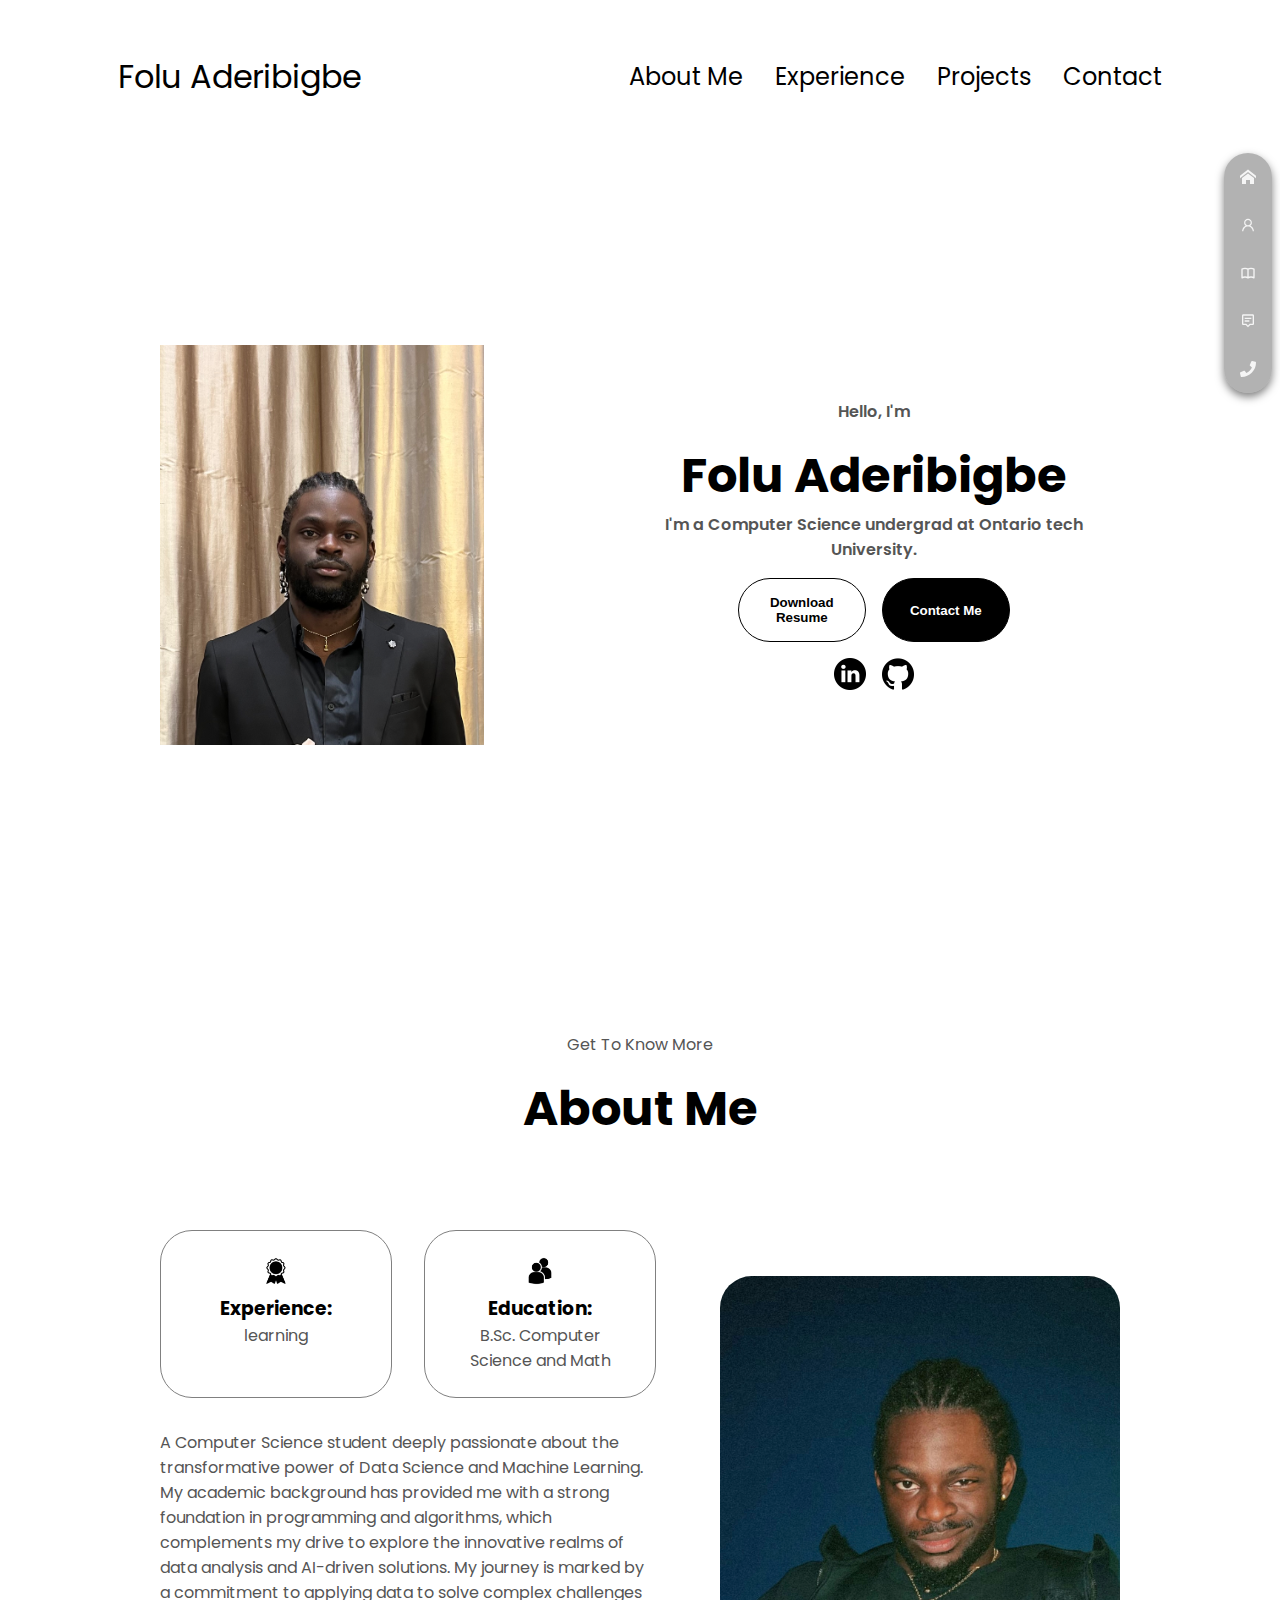
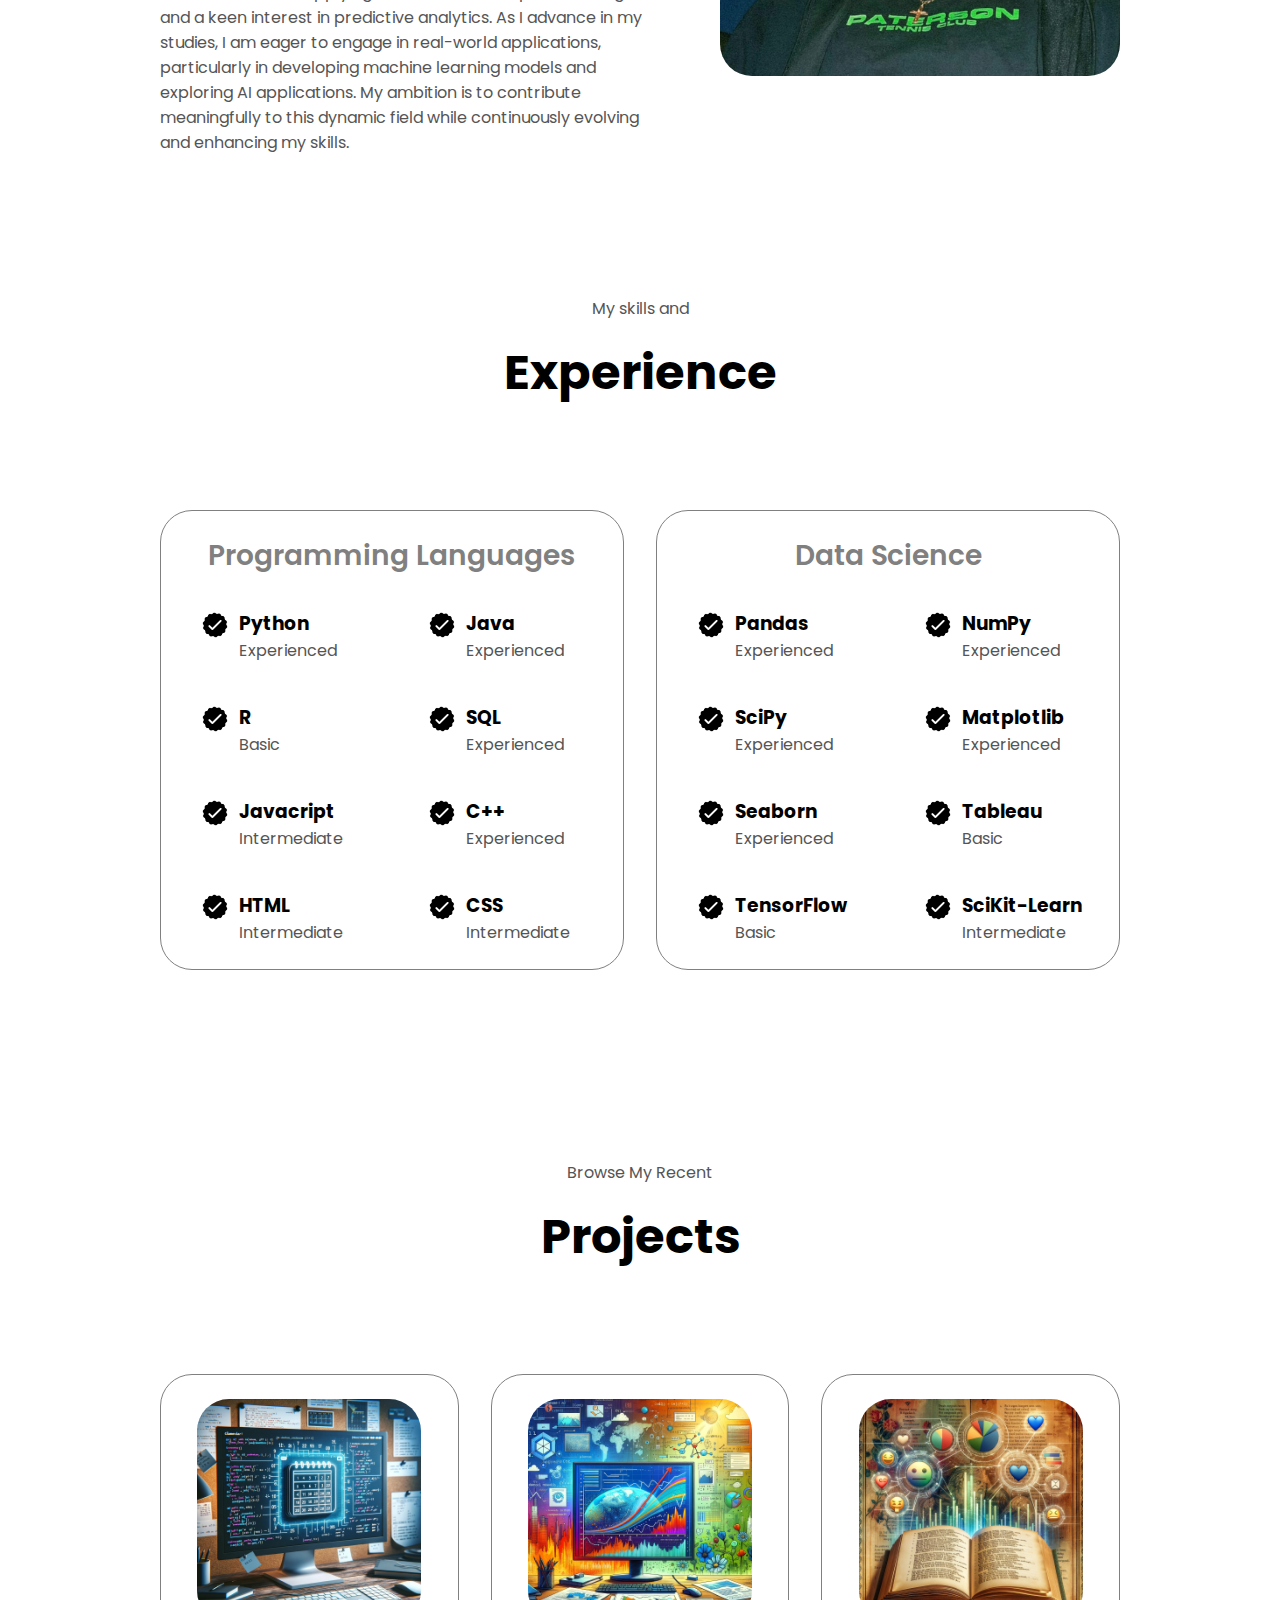
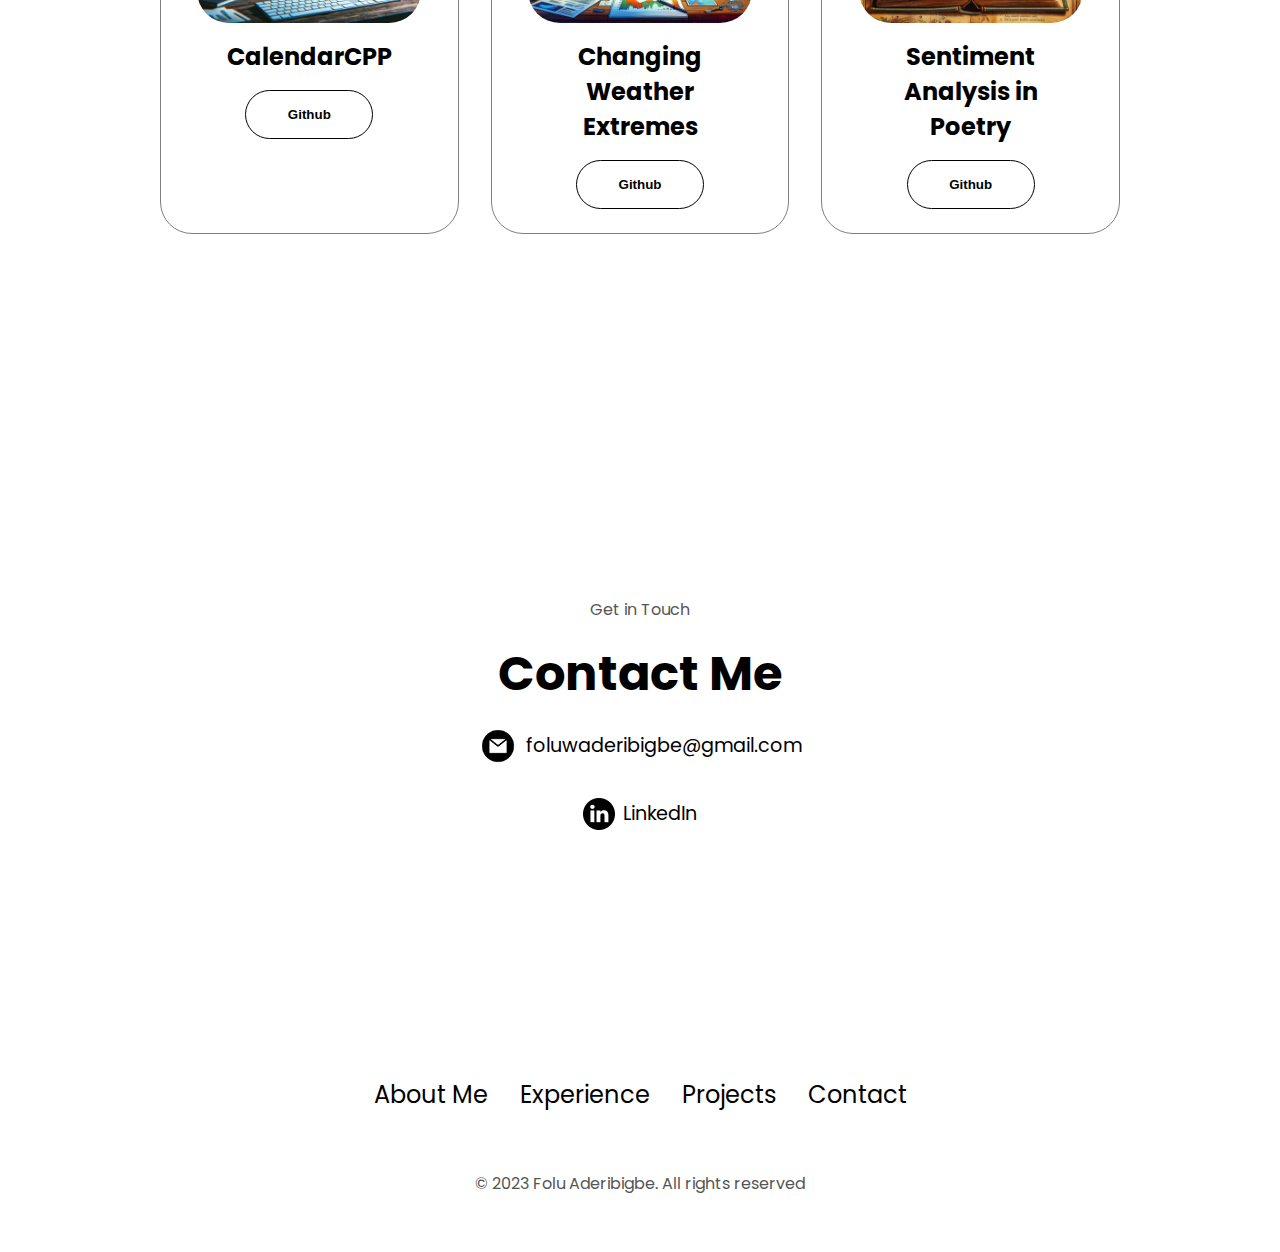
<file: index.html>
<!DOCTYPE html>
<html lang="en">
<head>
  <meta charset="UTF-8">
  <meta http-equiv="X-UA-Compatible" content="IE=edge" />
  <meta name="viewport" content="width=device-width, initial-scale=1.0, user-scalable=no">
  <title>Portfolio</title>
  <link rel="stylesheet" href="styles.css">
  <link rel="stylesheet" href="mediaqueries.css">
</head>
<body>
  <script src="script.js"></script>

  <nav id="desktop-nav">
    <div class="logo">Folu Aderibigbe</div>
    <ul class="nav-links">
      <li><a href="#desktop-nav"></a></li>
      <li><a href="#about">About Me</a></li>
      <li><a href="#experience">Experience</a></li>
      <li><a href="#projects">Projects</a></li>
      <li><a href="#contact">Contact</a></li>
    </ul>
  </nav>

  <nav id="hamburger-nav">
    <div class="logo">Folu Aderibigbe</div>
    <div class="hamburger-icon" onclick="toggleMenu()">
      <span></span>
      <span></span>
      <span></span>
    </div>
    <ul class="menu-links">
      <li><a href="#about" onclick="toggleMenu()">About</a></li>
      <li><a href="#experience" onclick="toggleMenu()">Experience</a></li>
      <li><a href="#projects" onclick="toggleMenu()">Projects</a></li>
      <li><a href="#contact" onclick="toggleMenu()">Contact</a></li>
    </ul>
  </nav>

  <nav class="custom-nav">
    <a href="#profile" class="" aria-label="Desktop-nav">
      <svg stroke="currentColor" fill="currentColor" stroke-width="0" version="1.1" viewBox="0 0 16 16" height="1em" width="1em" xmlns="http://www.w3.org/2000/svg">
        <path d="M16 9.226l-8-6.21-8 6.21v-2.532l8-6.21 8 6.21zM14 9v6h-4v-4h-4v4h-4v-6l6-4.5z">
        </path>
      </svg>
    </a>
    
    <a href="#about" class="" aria-label="About">
      <svg stroke="currentColor" fill="currentColor" stroke-width="0" viewBox="0 0 1024 1024" height="1em" width="1em" xmlns="http://www.w3.org/2000/svg">
        <path d="M858.5 763.6a374 374 0 0 0-80.6-119.5 375.63 375.63 0 0 0-119.5-80.6c-.4-.2-.8-.3-1.2-.5C719.5 518 760 444.7 760 
          362c0-137-111-248-248-248S264 225 264 362c0 82.7 40.5 156 102.8 201.1-.4.2-.8.3-1.2.5-44.8 18.9-85 46-119.5 80.6a375.63 
          375.63 0 0 0-80.6 119.5A371.7 371.7 0 0 0 136 901.8a8 8 0 0 0 8 8.2h60c4.4 0 7.9-3.5 8-7.8 2-77.2 33-149.5 87.8-204.3 56.7-56.7 
          132-87.9 212.2-87.9s155.5 31.2 212.2 87.9C779 752.7 810 825 812 902.2c.1 4.4 3.6 7.8 8 7.8h60a8 8 0 0 0 8-8.2c-1-47.8-10.9-94.3-29.5-138.2zM512 534c-45.9 
          0-89.1-17.9-121.6-50.4S340 407.9 340 362c0-45.9 17.9-89.1 50.4-121.6S466.1 190 512 190s89.1 17.9 121.6 50.4S684 316.1 684 362c0 45.9-17.9 89.1-50.4 121.6S557.9 534 512 534z">
        </path>
      </svg>
    </a>
    
    <a href="#experience" class="" aria-label="Experience">
      <svg stroke="currentColor" fill="none" stroke-width="0" viewBox="0 0 24 24" height="1em" width="1em" xmlns="http://www.w3.org/2000/svg">
        <path stroke-linecap="round" stroke-linejoin="round" stroke-width="2" d="M12 6.253v13m0-13C10.832 5.477 9.246 5 7.5 5S4.168 5.477 3 6.253v13C4.168 18.477 5.754 18 7.5 18s3.332.477 
          4.5 1.253m0-13C13.168 5.477 14.754 5 16.5 5c1.747 0 3.332.477 4.5 1.253v13C19.832 18.477 18.247 18 16.5 18c-1.746 0-3.332.477-4.5 1.253">
        </path>
      </svg>
    </a>
    
    <a href="#projects" class="" aria-label="Projects">
      <svg stroke="currentColor" fill="currentColor" stroke-width="0" viewBox="0 0 24 24" height="1em" width="1em" xmlns="http://www.w3.org/2000/svg">
        <path d="M5 2c-1.103 0-2 .897-2 2v12c0 1.103.897 2 2 2h3.586L12 21.414 15.414 18H19c1.103 0 2-.897 2-2V4c0-1.103-.897-2-2-2H5zm14 14h-4.414L12 18.586 9.414 16H5V4h14v12z"></path>
        <path d="M7 7h10v2H7zm0 4h7v2H7z"></path>
      </svg>
    </a>

    <a href="#contact" class="" aria-label="Contacts">
      <svg stroke="currentColor" fill="currentColor" stroke-width="0" viewBox="0 0 512 512" height="1em" width="1em" xmlns="http://www.w3.org/2000/svg">
        <path d="M493.4 24.6l-104-24c-11.3-2.6-22.9 3.3-27.5 13.9l-48 112c-4.2 9.8-1.4 21.3 6.9 28l60.6 49.6c-36 76.7-98.9 140.5-177.2 177.2l-49.6-60.6c-6.8-8.3-18.2-11.1-28-6.9l-112 
          48C3.9 366.5-2 378.1.6 389.4l24 104C27.1 504.2 36.7 512 48 512c256.1 0 464-207.5 464-464 0-11.2-7.7-20.9-18.6-23.4z"/>
      </svg>
    </a>

  </nav>

  <section id="profile">
    <div class="section__pic-container">
      <img src="./assets/IMG_1976.jpeg" alt="profile picture"/>
    </div>

    <div class="section__text">
      <p class="section__text__p1">Hello, I'm</p>
      <h1 class="title">Folu Aderibigbe</h1>
      <p class="section__text__p2">I'm a Computer Science undergrad at Ontario tech University.</p>

      <div class="btn-container">
        <button class="btn btn-color-2" onclick="window.open('./assets/Foluwa resume.pdf')">Download Resume</button>
        <button class="btn btn-color-1" onclick="location.href='./#contact'">Contact Me</button>
      </div>

      <div id="social-container">
        <img src="./assets/linkedin.png" alt="My linkedIn Profile"
        class="icon" onclick="location.href='https://linkedin.com/in/foluwaderibigbe'">

        <img src="./assets/github.png" alt="My Github Repositories"
        class="icon" onclick="location.href='https://github.com/6lvcknight'">
      </div>
    </div>
  </section>

  <section id="about">
    <p class="section__text__p1">Get To Know More</p>
    <h1 class="title">About Me</h1>
    <div class="section-container">
      <div class="section__pic-container">
        <img
          src="./assets/exported_image.jpg"
          alt="Profile picture"
          class="about-pic"
        />
      </div>
      <div class="about-details-container">
        <div class="about-containers">
          
          <div class="details-container">
            <img src="./assets/experience.png"
                 alt="Experience icon"
                 class="icon"/>
            <h3 class="sub-title">Experience:</h3>
            <p>learning</p>
          </div>

          <div class="details-container">
            <img src="./assets/education.png"
                 alt="Education icon"
                 class="icon"/>
            <h3 class="sub-title">Education:</h3>
            <p>B.Sc. Computer Science and Math</p>
          </div>
        </div>
        <div class="text-container"> 
          <p>
            A Computer Science student deeply passionate about the transformative power of Data Science and Machine Learning. 
            My academic background has provided me with a strong foundation in programming and algorithms, 
            which complements my drive to explore the innovative realms of data analysis and AI-driven solutions. 
            My journey is marked by a commitment to applying data to solve complex challenges and a keen interest in predictive analytics. 
            As I advance in my studies, I am eager to engage in real-world applications, 
            particularly in developing machine learning models and exploring AI applications. 
            My ambition is to contribute meaningfully to this dynamic field while continuously evolving and enhancing my skills.
          </p>
        </div>
      </div>
    </div>
  </section>

  <section id="experience">
    <p class="section__text__p1">My skills and</p>
    <h1 class="title">Experience</h1>
    <div class="experience-details-container"> 
      <div class="about-containers">
        <div class="details-container">
          <h2 class="experience-sub-title">Programming Languages</h2>
          <div class="article-container">

            <div class="article">
              <img src="./assets/checkmark.png"
                   alt="Experience icon"
                   class="icon"
              />
              <div class="article-text">
                <h3>Python</h3>
                <p>Experienced</p>
              </div>
            </div>

            <div class="article">
              <img src="./assets/checkmark.png"
                   alt="Experience icon"
                   class="icon"
              />
              <div class="article-text">
                <h3>Java</h3>
                <p>Experienced</p>
              </div>
            </div>
            
            <div class="article">
              <img src="./assets/checkmark.png"
                   alt="Experience icon"
                   class="icon"
              />
              <div class="article-text">
                <h3>R</h3>
                <p>Basic</p>
              </div>
            </div>
            
            <div class="article">
              <img src="./assets/checkmark.png"
                   alt="Experience icon"
                   class="icon"
              />
              <div class="article-text">
                <h3>SQL</h3>
                <p>Experienced</p>
              </div>
            </div>
            
            <div class="article">
              <img src="./assets/checkmark.png"
                   alt="Experience icon"
                   class="icon"
              />
              <div class="article-text">
                <h3>Javacript</h3>
                <p>Intermediate</p>
              </div>
            </div>

            <div class="article">
              <img src="./assets/checkmark.png"
                   alt="Experience icon"
                   class="icon"
              />
              <div class="article-text">
                <h3>C++</h3>
                <p>Experienced</p>
              </div>
            </div>

            <div class="article">
              <img src="./assets/checkmark.png"
                   alt="Experience icon"
                   class="icon"
              />
              <div class="article-text">
                <h3>HTML</h3>
                <p>Intermediate</p>
              </div>
            </div>

            <div class="article">
              <img src="./assets/checkmark.png"
                   alt="Experience icon"
                   class="icon"
              />
              <div class="article-text">
                <h3>CSS</h3>
                <p>Intermediate</p>
              </div>
            </div>
          </div>
        </div>
        <div class="details-container">
          <h2 class="experience-sub-title">Data Science</h2>
          <div class="article-container">

            <div class="article">
              <img src="./assets/checkmark.png"
                   alt="Experience icon"
                   class="icon"
              />
              <div class="article-text">
                <h3>Pandas</h3>
                <p>Experienced</p>
              </div>
            </div>

            <div class="article">
              <img src="./assets/checkmark.png"
                   alt="Experience icon"
                   class="icon"
              />
              <div class="article-text">
                <h3>NumPy</h3>
                <p>Experienced</p>
              </div>
            </div>
            
            <div class="article">
              <img src="./assets/checkmark.png"
                   alt="Experience icon"
                   class="icon"
              />
              <div class="article-text">
                <h3>SciPy</h3>
                <p>Experienced</p>
              </div>
            </div>
            
            <div class="article">
              <img src="./assets/checkmark.png"
                   alt="Experience icon"
                   class="icon"
              />
              <div class="article-text">
                <h3>Matplotlib</h3>
                <p>Experienced</p>
              </div>
            </div>
            
            <div class="article">
              <img src="./assets/checkmark.png"
                   alt="Experience icon"
                   class="icon"
              />
              <div class="article-text">
                <h3>Seaborn</h3>
                <p>Experienced</p>
              </div>
            </div>

            <div class="article">
              <img src="./assets/checkmark.png"
                   alt="Experience icon"
                   class="icon"
              />
              <div class="article-text">
                <h3>Tableau</h3>
                <p>Basic</p>
              </div>
            </div>

            <div class="article">
              <img src="./assets/checkmark.png"
                   alt="Experience icon"
                   class="icon"
              />
              <div class="article-text">
                <h3>TensorFlow</h3>
                <p>Basic</p>
              </div>
            </div>

            <div class="article">
              <img src="./assets/checkmark.png"
                   alt="Experience icon"
                   class="icon"
              />
              <div class="article-text">
                <h3>SciKit-Learn</h3>
                <p>Intermediate</p>

          </div>
        </div>
      </div>
    </div>       
  </section>

  <section id="projects">
    <p class="section__text__p1">Browse My Recent</p>
    <h1 class="title">Projects</h1>
    <div class="experience-details-container">
      <div class="about-containers">
        <div class="details-container color-container">
          <div class="article-container">
            <img 
              src="./assets/project-1.png"
              alt="CalendarCPP"
              class="project-img"
              />
          </div>
          <h2 class="expeience-sub-title project-title">CalendarCPP</h2>
          <div class="btn-container">
            <button
              class="btn btn-color-2 project-btn"
              onclick="location.href='https://github.com/6lvcknight/CalendarCPP'"
              >Github</button>
          </div>
        </div>

        <div class="details-container color-container">
          <div class="article-container">
            <img 
              src="./assets/project-2.png"
              alt="Project 2"
              class="project-img"
              />
          </div>
          <h2 class="expeience-sub-title project-title">Changing Weather Extremes</h2>
          <div class="btn-container">
            <button
              class="btn btn-color-2 project-btn"
              onclick="location.href='https://github.com/6lvcknight/Changing-Weather-Extremes'"
              >Github</button>
          </div>
        </div>

        <div class="details-container color-container">
          <div class="article-container">
            <img 
              src="./assets/project-3.png"
              alt="Project 3"
              class="project-img"
              />
          </div>
          <h2 class="expeience-sub-title project-title">Sentiment Analysis in Poetry</h2>
          <div class="btn-container">
            <button
              class="btn btn-color-2 project-btn"
              onclick="location.href='https://github.com/6lvcknight/Sentiment-Analysis-project-for-poetry'"
              >Github</button>
          </div>
        </div>
      </div>
    </div>
  </section>

  <section id="contact">
    <p class="section__text__p1">Get in Touch</p>
    <h1 class="title">Contact Me</h1>
    <div class="contact-info-container">
      <img
        src="./assets/email.png"
        alt="Email icon"
        class="contact-icon email-icon"
        />
        <p><a href="mailto:foluwaderibigbe@gmail.com">foluwaderibigbe@gmail.com</a></p>
    </div>
    <div class="contact-info-container">
      <img
        src="./assets/linkedin.png"
        alt="linkedIn icon"
        class="contact-icon"
        />
        <p><a href="https://linkedin.com/in/foluwaderibigbe">LinkedIn</a></p>
    </div>
  </section>

  <footer>
    <nav>
      <div class="nav-links-container">
        <ul class="nav-links">
          <li><a href="#about">About Me</a></li>
          <li><a href="#experience">Experience</a></li>
          <li><a href="#projects">Projects</a></li>
          <li><a href="#contact">Contact</a></li>
        </ul>
      </div>
    </nav>
    <p>&#169; 2023 Folu Aderibigbe. All rights reserved</p>
  </footer>

  
</body>
</html>
</file>
<file: styles.css>
/* GENERAL */

@import url('https://fonts.googleapis.com/css2?family=Poppins:wght@300;400;500;600&display=swap');

* {
  margin: 0;
  padding: 0;
}

body {
  font-family: 'Poppins', sans-serif;
}

html {
  scroll-behavior: smooth;
}

p {
  color: rgb(85, 85, 85);
}

/* TRANSITION */

a,
.btn {
  transition: all 300ms ease;
}

/* DESKTOP */

nav,
.nav-links {
  display: flex;
}

nav {
  justify-content: space-around;
  align-items: center;
  height: 17vh;
}

.nav-links {
  gap: 2rem;
  list-style: none;
  font-size: 1.5rem;
}

a {
  color: black;
  text-decoration: underline;
  text-underline-offset: 1rem;
  text-decoration-color: white;
}

a:hover {
  color: black;
  text-decoration: underline;
  text-underline-offset: 1rem;
  text-decoration-color: red;
}

.logo {
  font-size: 2rem;
}

.logo:hover {
  cursor: default;
}

#hamburger-nav {
  display: none;
}

#hamburger-menu {
  position: relative;
  display: inline-block;
}

.hamburger-icon {
  display: flex;
  flex-direction: column;
  justify-content: space-between;
  height: 24px;
  width: 30px;
  cursor: pointer;
}

.hamburger-icon span {
  width: 100%;
  height: 2px;
  background-color: black;
  transition: all 0.3s ease-in-out;
}

.menu-links {
  position: absolute;
  top: 100px;
  right: 0;
  background-color: white;
  width: fit-content;
  max-height: 0;
  overflow: hidden;
  transition: max-height 0.3s ease-in-out;
}

.menu-links a {
  display: block;
  padding: 15px;
  text-align: center;
  font-size: 1.5rem;
  color: black;
  text-decoration: none;
  transition: all 0.3s ease-in-out;
}

.menu-links li {
  list-style: none;
}

.menu-links.open {
  max-height: 300px;
}

.hamburger-icon.open span:first-child {
  transform: rotate(45deg) translate(10px, 5px);
}

.hamburger-icon.open span:nth-child(2) {
  opacity: 0;
}

.hamburger-icon.open span:last-child {
  transform: rotate(-45deg) translate(10px, -5px);
}

.hamburger-icon.open:first-child {
  transform: none;
  opacity: 1;
  transform: none;
}

/* Sections */

section {
  padding-top: 4vh;
  height: 96vh;
  margin: 0 10rem;
  box-sizing: border-box;
  min-height: fit-content;
}

.section-container {
  display: flex;
}

/* profile section */

#profile {
  display: flex;
  justify-content: center;
  gap: 5rem;
  height: 80vh;
}

.section__pic-container {
  display: flex;
  height: 400px;
  width: 400px;
  margin: auto 0;
}

.section__text {
  align-self: center;
  text-align: center;
}

.section__text p {
  font-weight: 600;
}

.section__text__p1 {
  text-align: center;
  font-family: 1.75rem;
  margin-bottom: 1rem;
}

.section__text__p2 {
  text-align: center;
  font-family: 1.75rem;
  margin-bottom: 1rem;
}


.title {
  font-size: 3rem;
  text-align: center;
}

#social-container {
  display: flex;
  justify-content: center;
  margin-top: 1rem;
  gap: 1rem;
}

/* icons */

.icon {
  height: 2rem;
}

.icon:hover{
  cursor: pointer;
}

/* buttons */

.btn-container {
  display: flex;
  justify-content: center;  
  gap: 1rem;
}

.btn {
  font-weight: 600;
  transition: all 300ms ease;
  padding: 1rem;
  width: 8rem;
  border-radius: 2rem;
}

.btn-color-1,
.btn-color-2 {
  border: black 0.1rem solid;
}

.btn-color-1:hover,
.btn-color-2:hover {
  cursor: pointer;
}

.btn-color-1{
  background: black;
  color: white;
}
.btn-color-1:hover,
.btn-color-2:hover {
  border:  red 0.1rem solid;
  background: white;
  color: red;
}

.btn-color-2 {
  background: none;
}

.btn-container{
  gap: 1rem;
}

/* about - section */

#about {
  position: relative;
}

.about-containers {
  gap: 2rem;
  margin-bottom: 2rem;
  margin-top: 2rem;
}

.about-details-container {
  justify-content: center;
  flex-direction: column;
}

.about-containers,
.about-details-container{
  display: flex;
}

.about-pic {
  border-radius: 2rem;
}

.details-container {
  padding: 1.5rem;
  flex: 1;
  background: white;
  border-radius: 2rem;
  border: 0.1rem solid grey;
  text-align: center;
}

.section-container {
  display: flex;
  justify-content: center;
  align-items: center;
  flex-direction: row-reverse;
  gap: 4rem;
  height: 80%;
}

.section__pic-container {
  display: flex;
  height: 400px;
  width: 400px;
  margin: auto 0;
}

/* Experience - section */

#experience {
  position: relative;
}

.experience-sub-title {
  color: grey;
  font-weight: 600;
  font-size: 1.75rem;
  margin-bottom: 2rem;
}

.experience-details-container {
  display: flex;
  justify-content: center;
  align-items: center;
  flex-direction: column;
  height: 80%;
}

.article-container {
  display: flex;
  text-align: initial;
  flex-wrap: wrap;
  flex-direction: row;
  gap: 2.5rem;
  justify-content: space-around;
}

.article {
  display: flex;
  width: 10rem;
  justify-content: space-around;
  gap: 0.5rem;
}

.article,
.icon {
  cursor: default;
}

.article-text {
  flex: 1; 
}

/* Projects - section */

#projects {
  position: relative;
}

.color-container {
  border-color: grey;
  background: white;
}

.project-img {
  border-radius: 2rem;
  width: 90%;
  height: 90%;
}

.project-title {
  margin: 1rem;
  color: black;
}

.project-btn {
  color: black;
  border-color: black;
}

/* Contact */

#contact {
  display: flex;
  justify-content: center;
  flex-direction: column;
  height: 70dvh
  
}
.contact-info-upper-container {
  display: flex;
  justify-content: center;
  border-radius: 2rem;
  border: grey 0.1rem solid;
  border-color: grey;
  background-color: white;
  margin: 2rem auto;
  padding: 0.5rem;
}

.contact-info-container {
  display: flex;
  align-items: center;
  justify-content: center;
  gap:0.5rem;
  margin: 1rem;
}

.contact-info-container p {
  font-size: larger;
}

.contact-icon {
  height: 2rem;
  cursor: default;
}

.email-icon {
  height: 2.5rem;
}

.custom-nav a {
  display: flex;
  color: whitesmoke;
  font-family: Poppins, sans-serif;
  line-height: 1.7;
  border: 0;
  margin: 0;
  box-sizing: border-box;
  list-style: none;
  transition: background-color 0.3s, transform 0.3s;
  text-decoration: none;
  border-radius: 50%;
  padding: 0.5rem;
  justify-content: center;
  align-items: center;
}

.custom-nav {
  backdrop-filter: blur(15px);
  box-shadow: 0 4px 8px rgba(0, 0, 0, 0.5);
  background: rgb(0, 0, 0, 0.3);
  border-radius: 3rem;
  bottom: 7rem;
  right: 1rem;
  flex-direction: column;
  gap: 0.8rem;
  padding: 0.5rem;
  position: fixed;
  transform: translateX(-50%);
  height: auto;
  width: auto;
  z-index: 2;
  display: flex;
  gap: 1rem;
  align-items: center;
  justify-content: center;
}

.custom-nav a.active {
  background-color: black;
  color: whitesmoke;
  transform: scale(1.1);
  box-shadow: 0 0 15px whitesmoke;
  transition: 1000ms;
}

.custom-nav a.inactive {
  background-color: none;
  color: none;
}

.custom-nav a:hover {
  background-color: grey;
  color: white;
  transform: translateY(-5px);
}

.custom-nav a:hover svg {
  fill: white;
}

/* Footer - section */

footer { 
  height: 26vh;
  margin: 0 1rem;
}

footer p {
  text-align: center;
}

/* background */

#vanta-bg {
  position: fixed;
  top: 0;
  left: 0;
  width: 100%;
  height: 100%;
  z-index: -1; 
}
</file>
<file: mediaqueries.css>
@media screen and (max-width: 1200px){
    #desktop-nav {
        display: none;
        }
    #hamburger-nav{
        display: flex
    }
    #experience, .experience-details-container {
        margin-top: 2rem;
    }
    #profile, .section-container {
        display: block;
    }
    section, .section-container {
        height: fit-content;
    }
    section {
        margin: 0 5%;
    }
    .section__pic-container {
        width: 275px;
        height: 275px;
        margin: 0 auto 2rem;
    }
    .about-containers {
        margin-top: 0;
    }
}

@media screen and (max-width: 600px){
    #contact, footer {
        height: 40vh;
    }
    #profile {
        height: 83vh;
        margin-bottom: 0;
    }
    .article {
        font-size: 1rem;
    }
    footer nav {
        height: fit-content;
        margin-bottom: 2rem;
    }
    .about-containers, .contact-info-upper-container, .btn-container {
        flex-wrap: wrap;
    }
    .contact-info-container {
        margin: 0;
    }
    .contact-info-container p, .nav-links li a {
        font-size: 1rem;
    }
    .experience-sub-title {
        font-size: 1.25rem;
    }
    .logo {
        font-size:  1.5rem;
    }
    .nav-links {
        flex-direction: column;
        gap: 0.5rem;
        text-align: center;
    }
    .section__pic-container{
        width: auto;
        height: 46vw;
        justify-content: center;
    }
    .section__text__p2 {
        font-size: 1.25rem;
    }
    .title {
        font-size: 2rem;
    }
    .text-container {
        text-align: justify;
    }
}

@media screen and (max-width: 1400px) {
    #profile{
        height: 83vh;
        margin-bottom: 6rem;
    }
    .about-containers{
        flex-wrap: wrap;
    }
}

@media screen and (orientation: portrait) and (max-width: 600px) {
    .custom-nav {
        padding: 0.5rem 1rem;
        right: 50%;
        bottom: 0.5rem;
        flex-direction: row;
        transform: translateX(50%);
      }
}

@media screen and (orientation: landscape) and (max-width: 1400px) {
    .custom-nav {
        right: 2rem;
        bottom: auto;
        transform: translateX(50%);
    }   
  }
</file>
